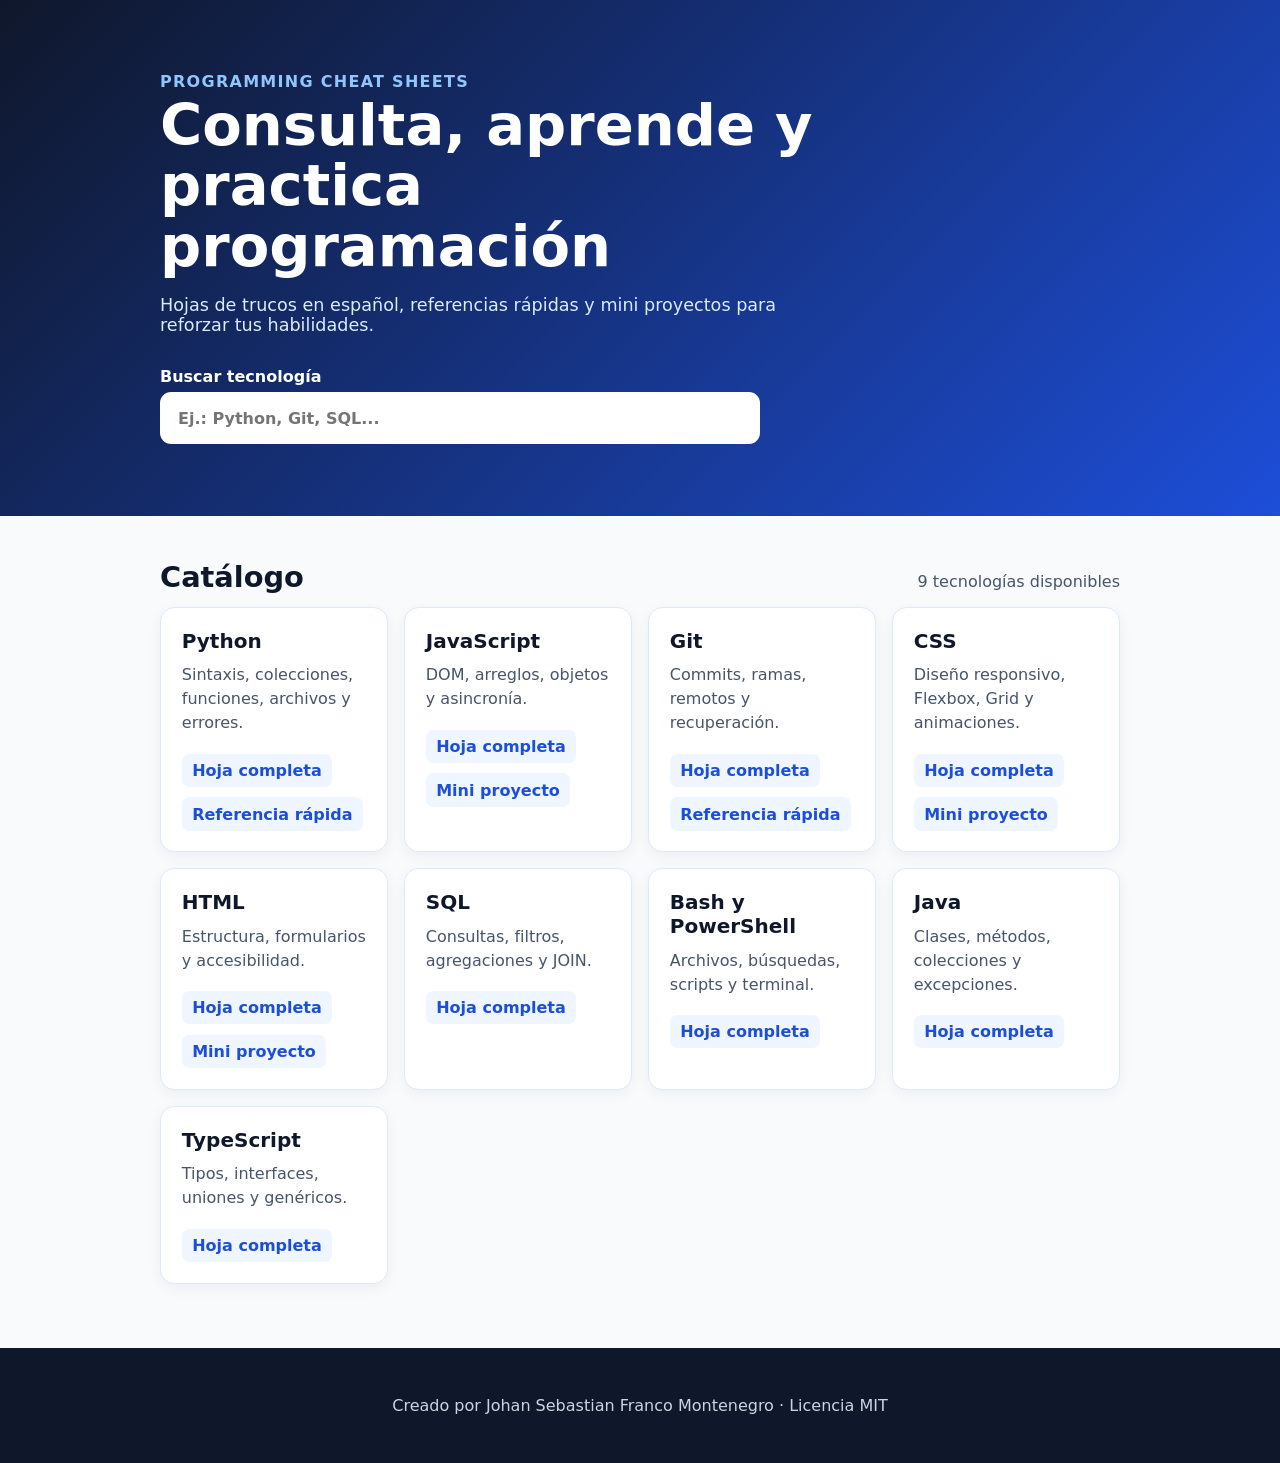
<file: docs/index.html>
<!doctype html>
<html lang="es">
<head>
  <meta charset="UTF-8">
  <meta name="viewport" content="width=device-width, initial-scale=1.0">
  <meta name="description" content="Catálogo de hojas de trucos de programación en español">
  <title>Programming Cheat Sheets</title>
  <link rel="stylesheet" href="styles.css">
</head>
<body>
  <header class="hero">
    <p class="eyebrow">Programming Cheat Sheets</p>
    <h1>Consulta, aprende y practica programación</h1>
    <p>Hojas de trucos en español, referencias rápidas y mini proyectos para reforzar tus habilidades.</p>
    <label class="search" for="buscador">
      <span>Buscar tecnología</span>
      <input id="buscador" type="search" placeholder="Ej.: Python, Git, SQL..." autocomplete="off">
    </label>
  </header>

  <main>
    <section aria-labelledby="titulo-catalogo">
      <div class="section-heading">
        <h2 id="titulo-catalogo">Catálogo</h2>
        <p id="resultado" aria-live="polite">9 tecnologías disponibles</p>
      </div>
      <div id="tarjetas" class="grid">
        <article class="card" data-search="python programación funciones listas diccionarios">
          <h3>Python</h3><p>Sintaxis, colecciones, funciones, archivos y errores.</p><a href="../python/cheat-sheet.md">Hoja completa</a><a href="../python/quick-reference.md">Referencia rápida</a>
        </article>
        <article class="card" data-search="javascript js dom eventos asincronía">
          <h3>JavaScript</h3><p>DOM, arreglos, objetos y asincronía.</p><a href="../javascript/cheat-sheet.md">Hoja completa</a><a href="../projects/javascript/lista-tareas.html">Mini proyecto</a>
        </article>
        <article class="card" data-search="git github commit ramas remoto">
          <h3>Git</h3><p>Commits, ramas, remotos y recuperación.</p><a href="../git/cheat-sheet.md">Hoja completa</a><a href="../git/quick-reference.md">Referencia rápida</a>
        </article>
        <article class="card" data-search="css flexbox grid responsive estilos">
          <h3>CSS</h3><p>Diseño responsivo, Flexbox, Grid y animaciones.</p><a href="../css/cheat-sheet.md">Hoja completa</a><a href="../projects/html-css/tarjeta-perfil.html">Mini proyecto</a>
        </article>
        <article class="card" data-search="html semántica formularios accesibilidad">
          <h3>HTML</h3><p>Estructura, formularios y accesibilidad.</p><a href="../html/cheat-sheet.md">Hoja completa</a><a href="../projects/html-css/tarjeta-perfil.html">Mini proyecto</a>
        </article>
        <article class="card" data-search="sql base datos select join consultas">
          <h3>SQL</h3><p>Consultas, filtros, agregaciones y JOIN.</p><a href="../sql/cheat-sheet.md">Hoja completa</a>
        </article>
        <article class="card" data-search="bash powershell terminal consola comandos">
          <h3>Bash y PowerShell</h3><p>Archivos, búsquedas, scripts y terminal.</p><a href="../bash-powershell/cheat-sheet.md">Hoja completa</a>
        </article>
        <article class="card" data-search="java clases objetos colecciones">
          <h3>Java</h3><p>Clases, métodos, colecciones y excepciones.</p><a href="../java/cheat-sheet.md">Hoja completa</a>
        </article>
        <article class="card" data-search="typescript ts tipos interfaces generics">
          <h3>TypeScript</h3><p>Tipos, interfaces, uniones y genéricos.</p><a href="../typescript/cheat-sheet.md">Hoja completa</a>
        </article>
      </div>
      <p id="sin-resultados" class="empty" hidden>No se encontraron tecnologías con esa búsqueda.</p>
    </section>
  </main>
  <footer><p>Creado por Johan Sebastian Franco Montenegro · Licencia MIT</p></footer>
  <script src="app.js"></script>
</body>
</html>
</file>
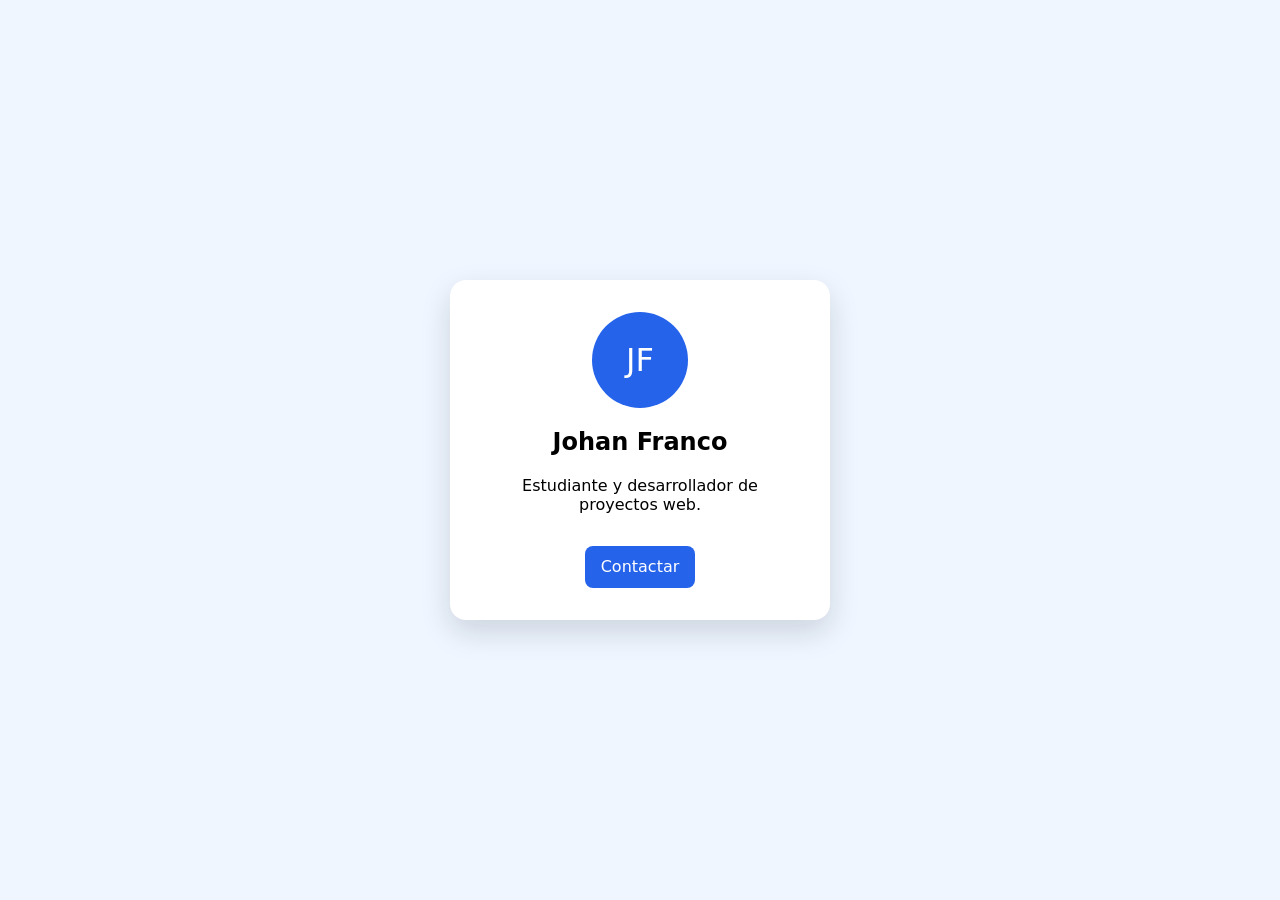
<file: projects/html-css/tarjeta-perfil.html>
<!doctype html>
<html lang="es">
<head>
  <meta charset="UTF-8">
  <meta name="viewport" content="width=device-width, initial-scale=1.0">
  <title>Tarjeta de perfil</title>
  <style>
    :root { --primario: #2563eb; --fondo: #eff6ff; } * { box-sizing: border-box; } body { min-height: 100vh; margin: 0; display: grid; place-items: center; padding: 1rem; font-family: system-ui, sans-serif; background: var(--fondo); } .tarjeta { width: min(100%, 380px); padding: 2rem; border-radius: 1rem; text-align: center; background: white; box-shadow: 0 12px 30px rgb(15 23 42 / .15); } .avatar { width: 96px; aspect-ratio: 1; display: grid; place-items: center; margin: auto; border-radius: 50%; color: white; font-size: 2rem; background: var(--primario); } .boton { display: inline-block; margin-top: 1rem; padding: .7rem 1rem; border-radius: .5rem; color: white; text-decoration: none; background: var(--primario); } .boton:hover { filter: brightness(.9); }
  </style>
</head>
<body>
  <article class="tarjeta">
    <div class="avatar" aria-hidden="true">JF</div>
    <h1>Johan Franco</h1>
    <p>Estudiante y desarrollador de proyectos web.</p>
    <a class="boton" href="mailto:correo@ejemplo.com">Contactar</a>
  </article>
</body>
</html>
</file>
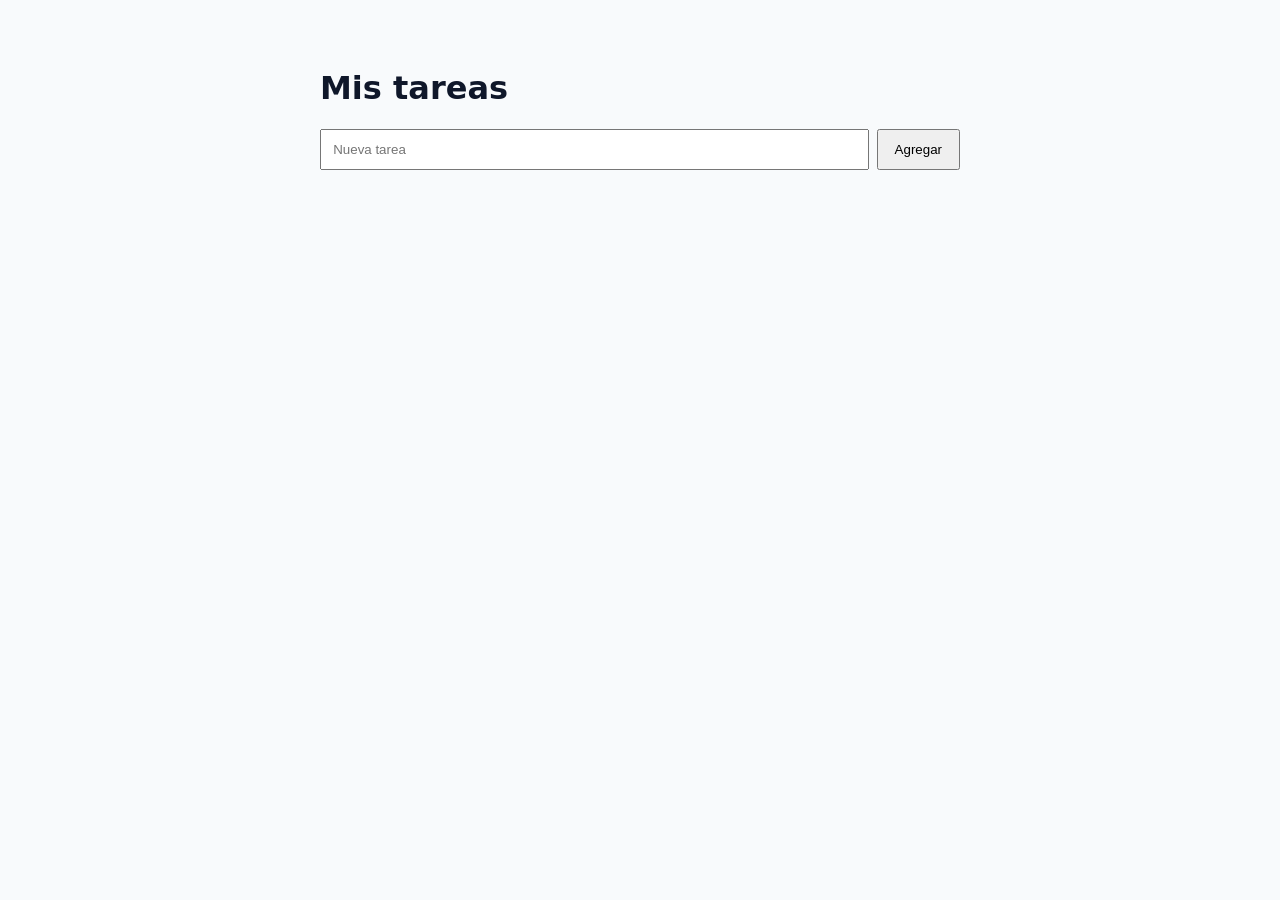
<file: projects/javascript/lista-tareas.html>
<!doctype html>
<html lang="es">
<head>
  <meta charset="UTF-8">
  <meta name="viewport" content="width=device-width, initial-scale=1.0">
  <title>Lista de tareas</title>
  <style>
    body { font-family: system-ui, sans-serif; max-width: 640px; margin: 2rem auto; padding: 1rem; background: #f8fafc; color: #0f172a; }
    form { display: flex; gap: .5rem; } input { flex: 1; padding: .7rem; } button { cursor: pointer; padding: .7rem 1rem; } li { display: flex; justify-content: space-between; margin: .5rem 0; padding: .7rem; background: white; border-radius: .5rem; } .hecha { text-decoration: line-through; opacity: .6; }
  </style>
</head>
<body>
  <h1>Mis tareas</h1>
  <form id="formulario">
    <input id="tarea" placeholder="Nueva tarea" required>
    <button>Agregar</button>
  </form>
  <ul id="lista"></ul>

  <script>
    const formulario = document.querySelector('#formulario');
    const entrada = document.querySelector('#tarea');
    const lista = document.querySelector('#lista');
    let tareas = JSON.parse(localStorage.getItem('tareas') || '[]');

    function guardar() { localStorage.setItem('tareas', JSON.stringify(tareas)); }
    function renderizar() {
      lista.innerHTML = '';
      tareas.forEach((tarea, indice) => {
        const item = document.createElement('li');
        item.innerHTML = `<span class="${tarea.hecha ? 'hecha' : ''}">${tarea.texto}</span><button aria-label="Eliminar tarea">Eliminar</button>`;
        item.querySelector('span').onclick = () => { tarea.hecha = !tarea.hecha; guardar(); renderizar(); };
        item.querySelector('button').onclick = () => { tareas.splice(indice, 1); guardar(); renderizar(); };
        lista.append(item);
      });
    }

    formulario.addEventListener('submit', evento => {
      evento.preventDefault();
      tareas.push({ texto: entrada.value.trim(), hecha: false });
      entrada.value = '';
      guardar();
      renderizar();
    });
    renderizar();
  </script>
</body>
</html>
</file>
<file: docs/styles.css>
:root { --fondo: #f8fafc; --superficie: #ffffff; --texto: #0f172a; --muted: #475569; --primario: #2563eb; --borde: #dbeafe; } * { box-sizing: border-box; } body { margin: 0; font-family: Inter, ui-sans-serif, system-ui, -apple-system, BlinkMacSystemFont, "Segoe UI", sans-serif; color: var(--texto); background: var(--fondo); } .hero { padding: 4.5rem max(1.25rem, calc((100% - 960px) / 2)); color: white; background: linear-gradient(135deg, #0f172a, #1d4ed8); } .hero h1 { max-width: 720px; margin: .3rem 0 1rem; font-size: clamp(2rem, 5vw, 3.6rem); line-height: 1.05; } .hero > p:not(.eyebrow) { max-width: 680px; color: #dbeafe; font-size: 1.1rem; } .eyebrow { margin: 0; color: #93c5fd; font-weight: 700; letter-spacing: .08em; text-transform: uppercase; } .search { display: grid; gap: .4rem; max-width: 600px; margin-top: 2rem; font-weight: 700; } .search input { width: 100%; padding: .9rem 1rem; border: 2px solid transparent; border-radius: .7rem; color: var(--texto); font: inherit; } .search input:focus { outline: 3px solid #93c5fd; } main { width: min(100% - 2.5rem, 960px); margin: 2.5rem auto 4rem; } .section-heading { display: flex; align-items: baseline; justify-content: space-between; gap: 1rem; } .section-heading h2 { margin: 0; font-size: 1.8rem; } .section-heading p { color: var(--muted); } .grid { display: grid; grid-template-columns: repeat(auto-fit, minmax(220px, 1fr)); gap: 1rem; } .card { display: flex; flex-wrap: wrap; gap: .65rem; align-content: start; padding: 1.3rem; border: 1px solid var(--borde); border-radius: .9rem; background: var(--superficie); box-shadow: 0 4px 14px rgb(15 23 42 / .05); } .card h3 { width: 100%; margin: 0; font-size: 1.25rem; } .card p { width: 100%; margin: 0 0 .5rem; color: var(--muted); line-height: 1.5; } .card a { padding: .45rem .65rem; border-radius: .45rem; color: #1d4ed8; background: #eff6ff; font-weight: 700; text-decoration: none; } .card a:hover, .card a:focus-visible { color: white; background: var(--primario); } .empty { padding: 1rem; border-radius: .6rem; background: #fef3c7; } footer { padding: 2rem 1rem; color: #cbd5e1; text-align: center; background: #0f172a; } @media (max-width: 560px) { .section-heading { display: block; } .hero { padding-top: 3rem; padding-bottom: 3rem; } }
</file>
